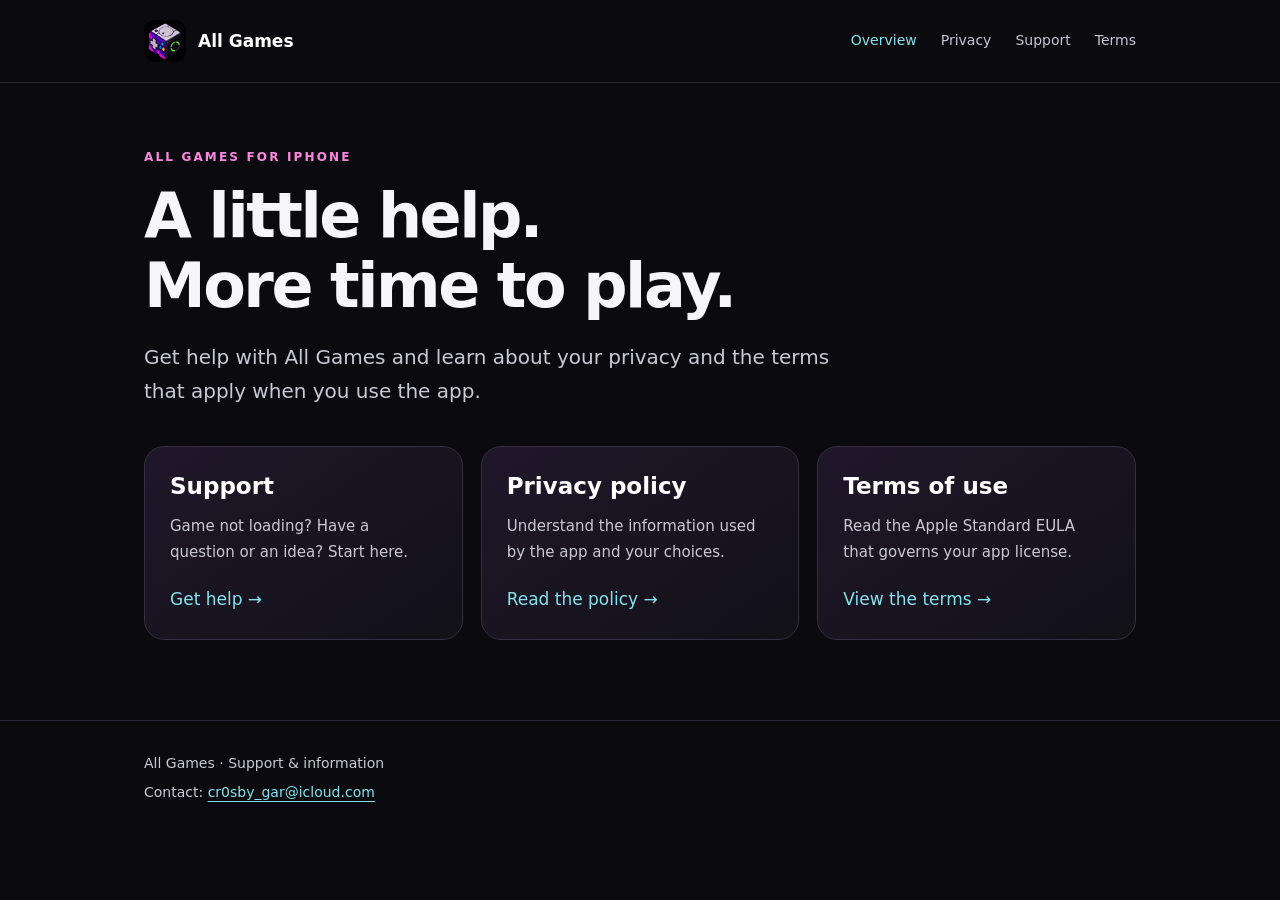
<file: index.html>
<!doctype html>
<html lang="en"><head><meta charset="utf-8"><meta name="viewport" content="width=device-width, initial-scale=1"><meta name="description" content="Support & information for All Games on iPhone."><title>Support & information · All Games</title><link rel="stylesheet" href="assets/style.css"><link rel="icon" href="assets/app-icon.png" type="image/png"></head><body><a class="skip" href="#main">Skip to content</a><header><div class="wrap"><a class="brand" href="index.html"><img src="assets/app-icon.png" alt="" width="42" height="42">All Games</a><nav aria-label="Main navigation"><a href="index.html" aria-current="page">Overview</a><a href="privacy.html">Privacy</a><a href="support.html">Support</a><a href="terms.html">Terms</a></nav></div></header><main id="main" class="wrap"><div class="eyebrow">All Games for iPhone</div><h1>A little help.<br>More time to play.</h1><p class="lead">Get help with All Games and learn about your privacy and the terms that apply when you use the app.</p><div class="cards"><a class="card" href="support.html"><h2>Support</h2><p>Game not loading? Have a question or an idea? Start here.</p><span>Get help →</span></a><a class="card" href="privacy.html"><h2>Privacy policy</h2><p>Understand the information used by the app and your choices.</p><span>Read the policy →</span></a><a class="card" href="terms.html"><h2>Terms of use</h2><p>Read the Apple Standard EULA that governs your app license.</p><span>View the terms →</span></a></div></main><footer><div class="wrap"><p>All Games · Support &amp; information</p><p>Contact: <a href="mailto:cr0sby_gar@icloud.com">cr0sby_gar@icloud.com</a></p></div></footer></body></html>
</file>
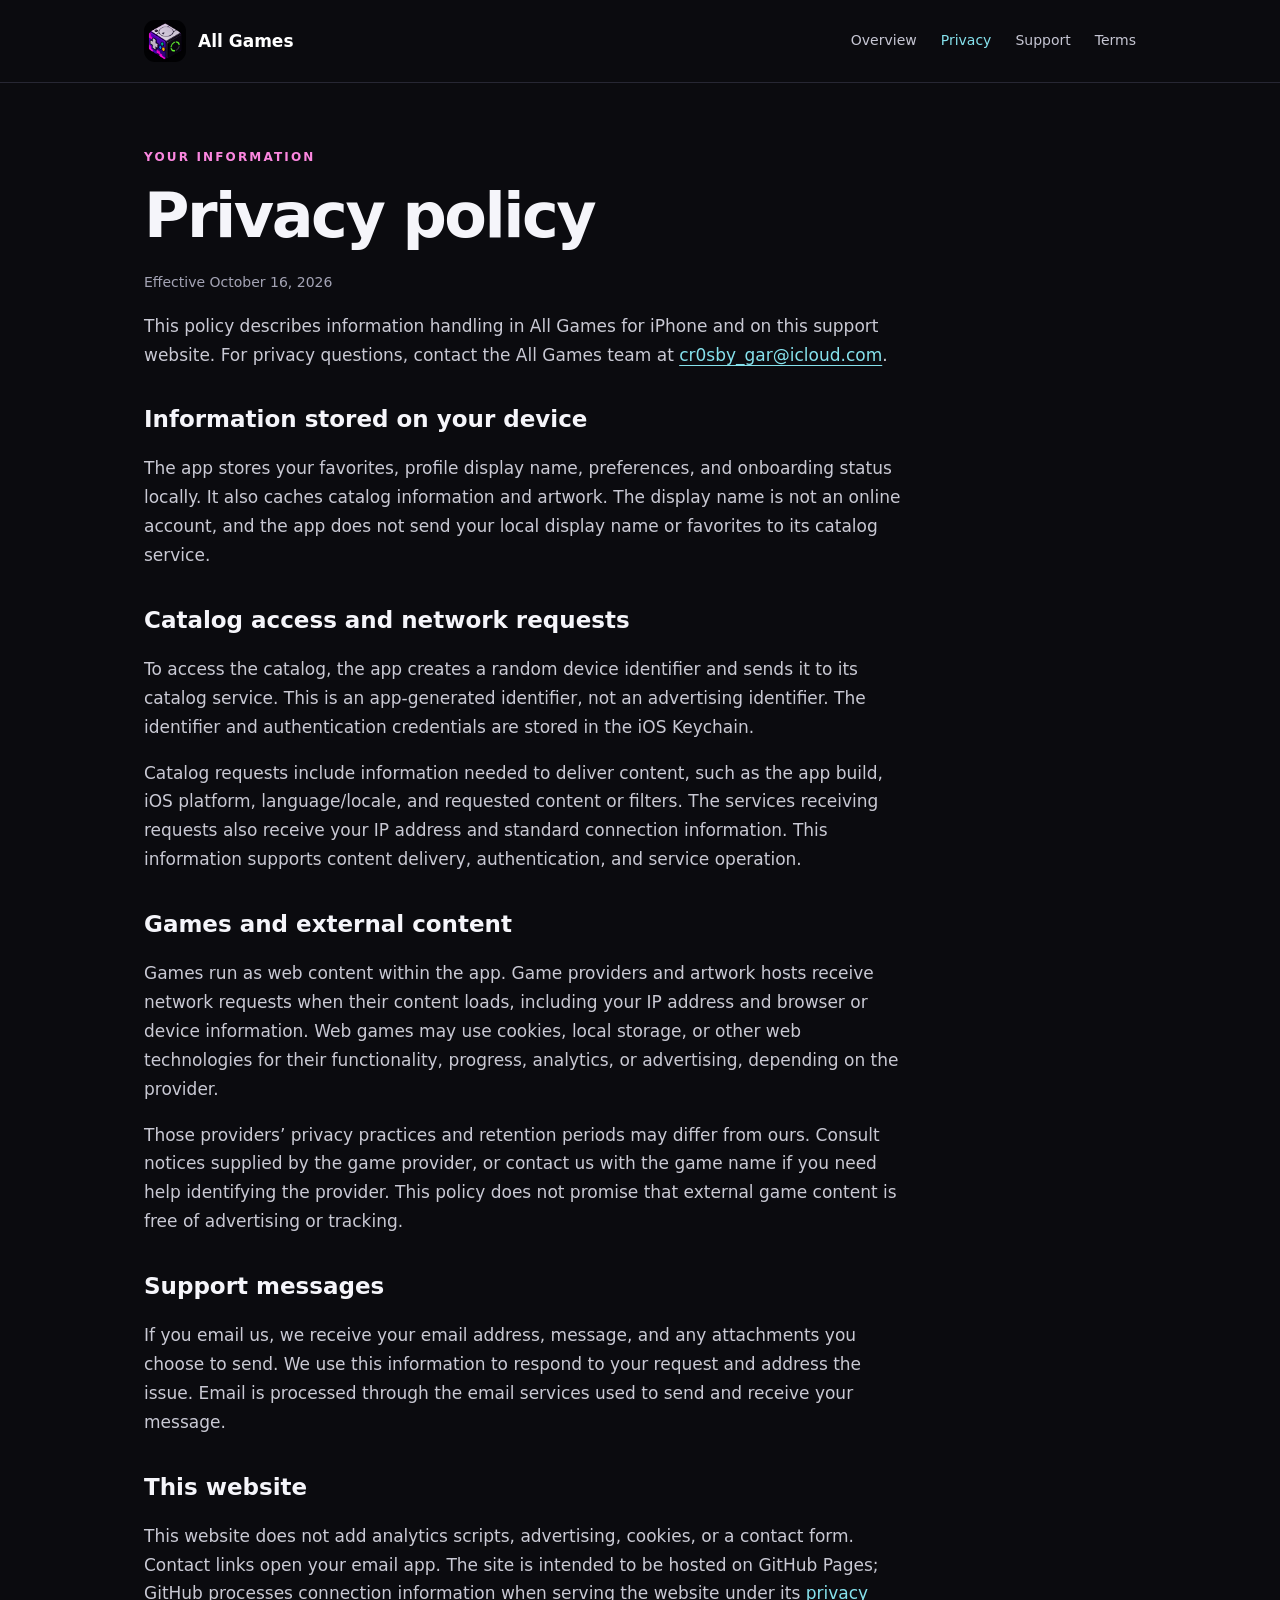
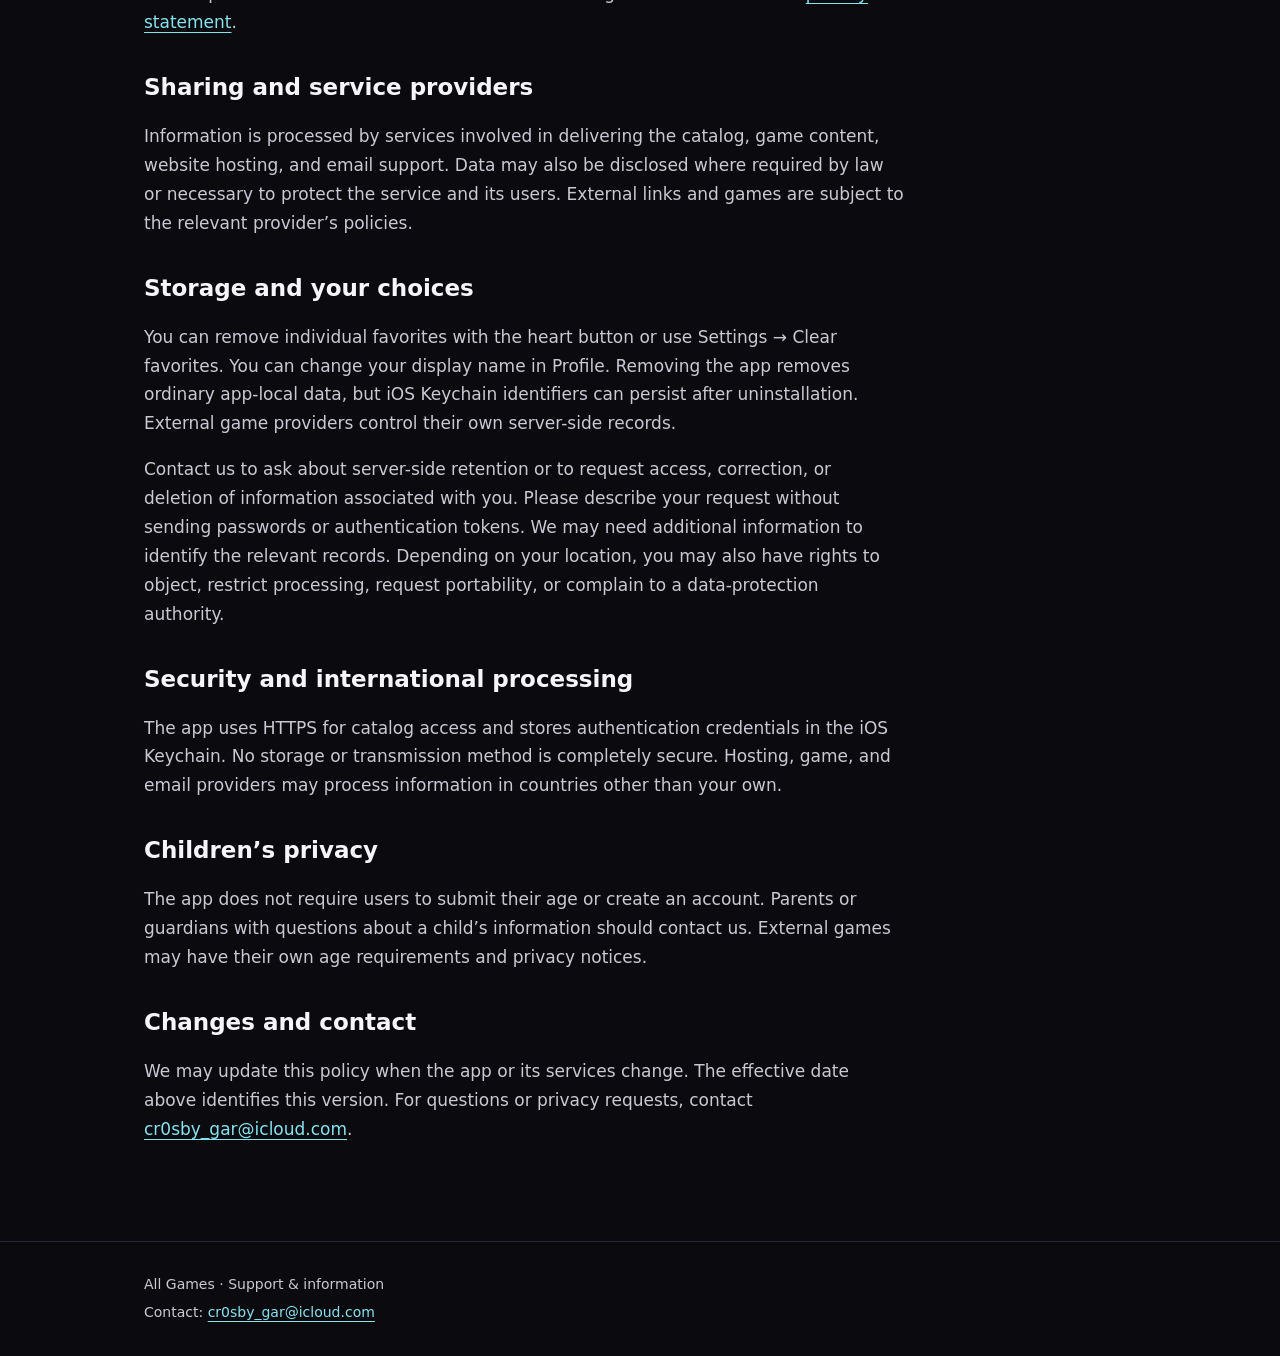
<file: privacy.html>
<!doctype html>
<html lang="en"><head><meta charset="utf-8"><meta name="viewport" content="width=device-width, initial-scale=1"><meta name="description" content="Privacy policy for All Games on iPhone."><title>Privacy policy · All Games</title><link rel="stylesheet" href="assets/style.css"><link rel="icon" href="assets/app-icon.png" type="image/png"></head><body><a class="skip" href="#main">Skip to content</a><header><div class="wrap"><a class="brand" href="index.html"><img src="assets/app-icon.png" alt="" width="42" height="42">All Games</a><nav aria-label="Main navigation"><a href="index.html">Overview</a><a href="privacy.html" aria-current="page">Privacy</a><a href="support.html">Support</a><a href="terms.html">Terms</a></nav></div></header><main id="main" class="wrap"><div class="content"><div class="eyebrow">Your information</div><h1>Privacy policy</h1><p class="meta">Effective October 16, 2026</p><p>This policy describes information handling in All Games for iPhone and on this support website. For privacy questions, contact the All Games team at <a href="mailto:cr0sby_gar@icloud.com">cr0sby_gar@icloud.com</a>.</p><h2>Information stored on your device</h2><p>The app stores your favorites, profile display name, preferences, and onboarding status locally. It also caches catalog information and artwork. The display name is not an online account, and the app does not send your local display name or favorites to its catalog service.</p><h2>Catalog access and network requests</h2><p>To access the catalog, the app creates a random device identifier and sends it to its catalog service. This is an app-generated identifier, not an advertising identifier. The identifier and authentication credentials are stored in the iOS Keychain.</p><p>Catalog requests include information needed to deliver content, such as the app build, iOS platform, language/locale, and requested content or filters. The services receiving requests also receive your IP address and standard connection information. This information supports content delivery, authentication, and service operation.</p><h2>Games and external content</h2><p>Games run as web content within the app. Game providers and artwork hosts receive network requests when their content loads, including your IP address and browser or device information. Web games may use cookies, local storage, or other web technologies for their functionality, progress, analytics, or advertising, depending on the provider.</p><p>Those providers’ privacy practices and retention periods may differ from ours. Consult notices supplied by the game provider, or contact us with the game name if you need help identifying the provider. This policy does not promise that external game content is free of advertising or tracking.</p><h2>Support messages</h2><p>If you email us, we receive your email address, message, and any attachments you choose to send. We use this information to respond to your request and address the issue. Email is processed through the email services used to send and receive your message.</p><h2>This website</h2><p>This website does not add analytics scripts, advertising, cookies, or a contact form. Contact links open your email app. The site is intended to be hosted on GitHub Pages; GitHub processes connection information when serving the website under its <a href="https://docs.github.com/en/site-policy/privacy-policies/github-general-privacy-statement">privacy statement</a>.</p><h2>Sharing and service providers</h2><p>Information is processed by services involved in delivering the catalog, game content, website hosting, and email support. Data may also be disclosed where required by law or necessary to protect the service and its users. External links and games are subject to the relevant provider’s policies.</p><h2>Storage and your choices</h2><p>You can remove individual favorites with the heart button or use Settings → Clear favorites. You can change your display name in Profile. Removing the app removes ordinary app-local data, but iOS Keychain identifiers can persist after uninstallation. External game providers control their own server-side records.</p><p>Contact us to ask about server-side retention or to request access, correction, or deletion of information associated with you. Please describe your request without sending passwords or authentication tokens. We may need additional information to identify the relevant records. Depending on your location, you may also have rights to object, restrict processing, request portability, or complain to a data-protection authority.</p><h2>Security and international processing</h2><p>The app uses HTTPS for catalog access and stores authentication credentials in the iOS Keychain. No storage or transmission method is completely secure. Hosting, game, and email providers may process information in countries other than your own.</p><h2>Children’s privacy</h2><p>The app does not require users to submit their age or create an account. Parents or guardians with questions about a child’s information should contact us. External games may have their own age requirements and privacy notices.</p><h2>Changes and contact</h2><p>We may update this policy when the app or its services change. The effective date above identifies this version. For questions or privacy requests, contact <a href="mailto:cr0sby_gar@icloud.com">cr0sby_gar@icloud.com</a>.</p></div></main><footer><div class="wrap"><p>All Games · Support &amp; information</p><p>Contact: <a href="mailto:cr0sby_gar@icloud.com">cr0sby_gar@icloud.com</a></p></div></footer></body></html>
</file>
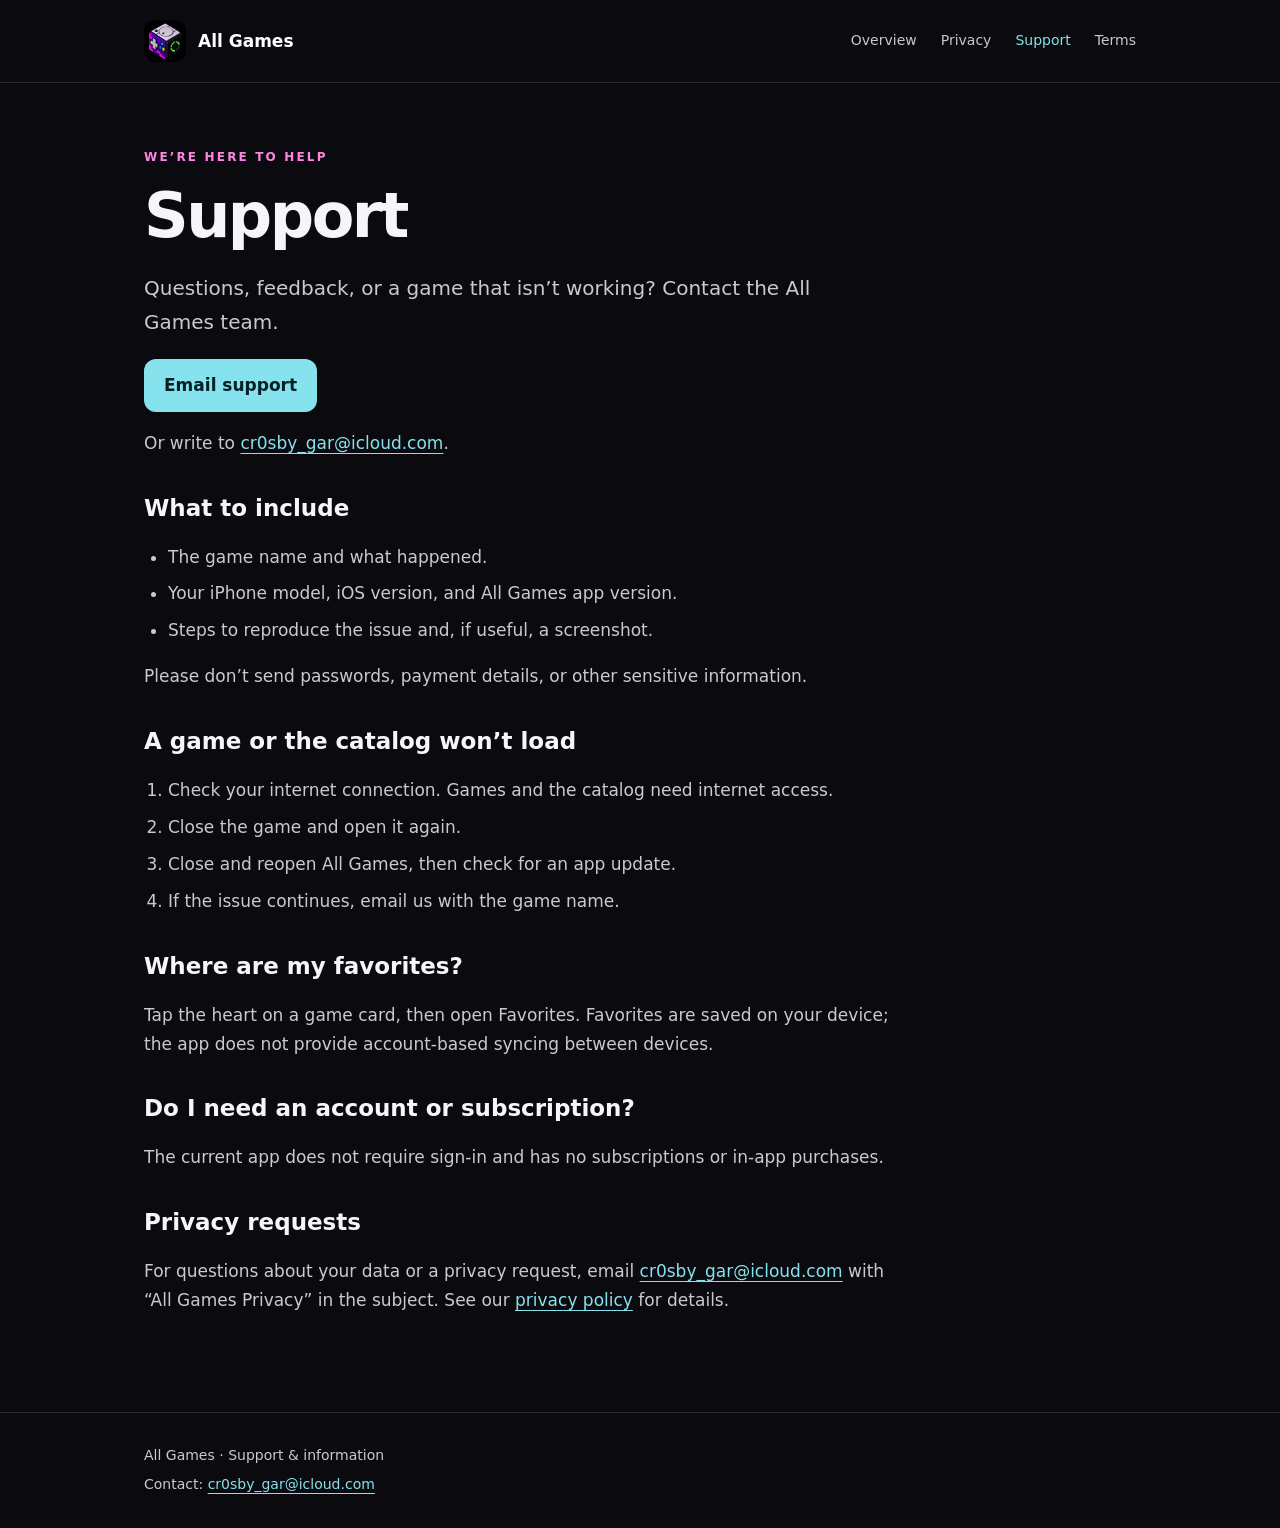
<file: support.html>
<!doctype html>
<html lang="en"><head><meta charset="utf-8"><meta name="viewport" content="width=device-width, initial-scale=1"><meta name="description" content="Support for All Games on iPhone."><title>Support · All Games</title><link rel="stylesheet" href="assets/style.css"><link rel="icon" href="assets/app-icon.png" type="image/png"></head><body><a class="skip" href="#main">Skip to content</a><header><div class="wrap"><a class="brand" href="index.html"><img src="assets/app-icon.png" alt="" width="42" height="42">All Games</a><nav aria-label="Main navigation"><a href="index.html">Overview</a><a href="privacy.html">Privacy</a><a href="support.html" aria-current="page">Support</a><a href="terms.html">Terms</a></nav></div></header><main id="main" class="wrap"><div class="content"><div class="eyebrow">We’re here to help</div><h1>Support</h1><p class="lead">Questions, feedback, or a game that isn’t working? Contact the All Games team.</p><p><a class="button" href="mailto:cr0sby_gar@icloud.com?subject=All%20Games%20Support">Email support</a></p><p>Or write to <a href="mailto:cr0sby_gar@icloud.com">cr0sby_gar@icloud.com</a>.</p><h2>What to include</h2><ul><li>The game name and what happened.</li><li>Your iPhone model, iOS version, and All Games app version.</li><li>Steps to reproduce the issue and, if useful, a screenshot.</li></ul><p>Please don’t send passwords, payment details, or other sensitive information.</p><h2>A game or the catalog won’t load</h2><ol><li>Check your internet connection. Games and the catalog need internet access.</li><li>Close the game and open it again.</li><li>Close and reopen All Games, then check for an app update.</li><li>If the issue continues, email us with the game name.</li></ol><h2>Where are my favorites?</h2><p>Tap the heart on a game card, then open Favorites. Favorites are saved on your device; the app does not provide account-based syncing between devices.</p><h2>Do I need an account or subscription?</h2><p>The current app does not require sign-in and has no subscriptions or in-app purchases.</p><h2>Privacy requests</h2><p>For questions about your data or a privacy request, email <a href="mailto:cr0sby_gar@icloud.com">cr0sby_gar@icloud.com</a> with “All Games Privacy” in the subject. See our <a href="privacy.html">privacy policy</a> for details.</p></div></main><footer><div class="wrap"><p>All Games · Support &amp; information</p><p>Contact: <a href="mailto:cr0sby_gar@icloud.com">cr0sby_gar@icloud.com</a></p></div></footer></body></html>
</file>
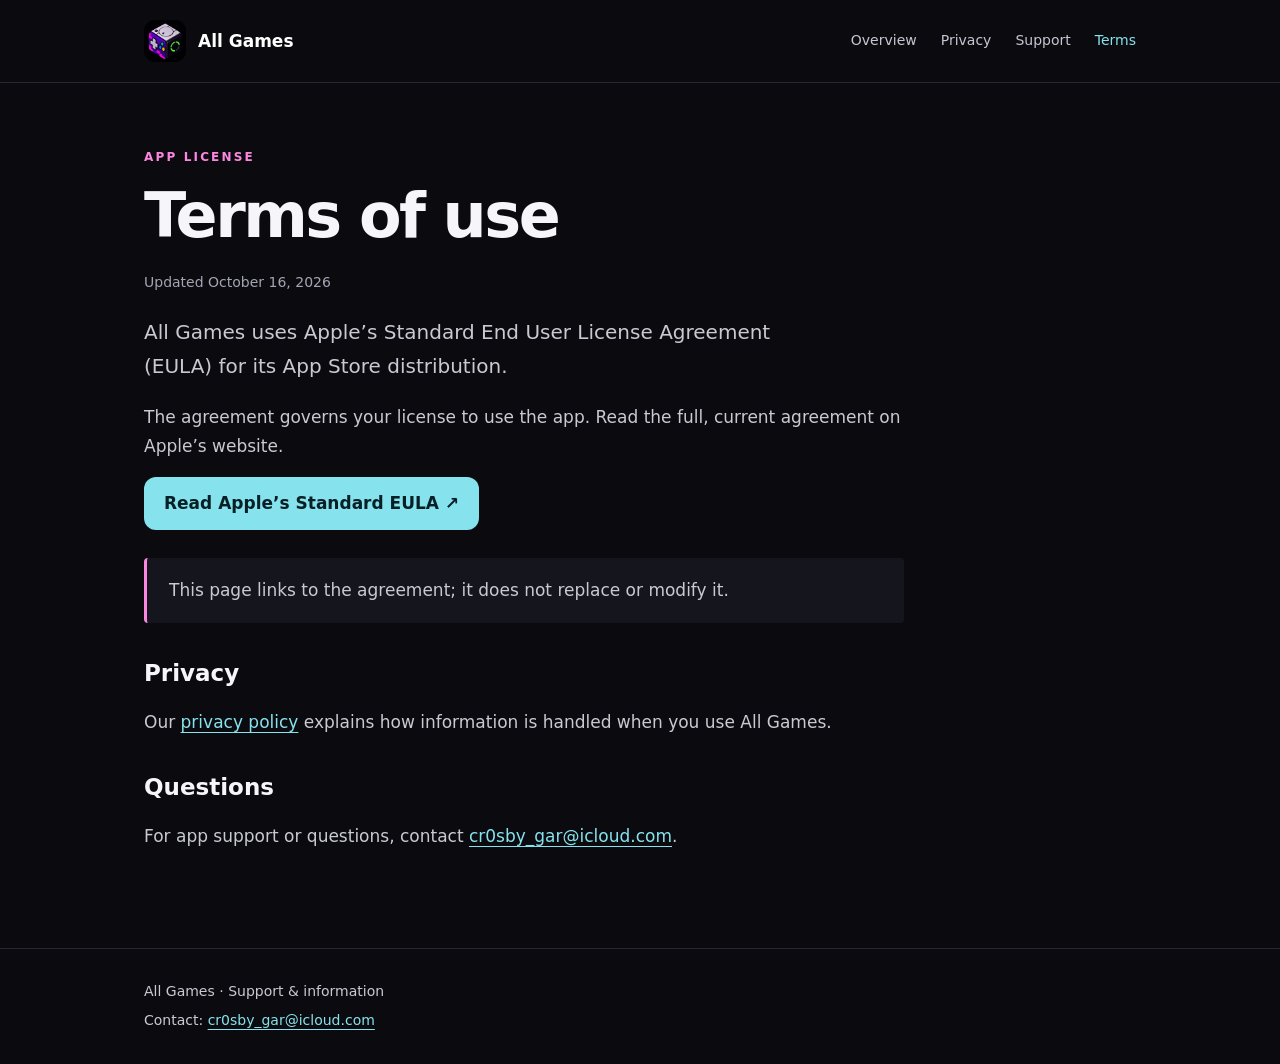
<file: terms.html>
<!doctype html>
<html lang="en"><head><meta charset="utf-8"><meta name="viewport" content="width=device-width, initial-scale=1"><meta name="description" content="Terms of use for All Games on iPhone."><title>Terms of use · All Games</title><link rel="stylesheet" href="assets/style.css"><link rel="icon" href="assets/app-icon.png" type="image/png"></head><body><a class="skip" href="#main">Skip to content</a><header><div class="wrap"><a class="brand" href="index.html"><img src="assets/app-icon.png" alt="" width="42" height="42">All Games</a><nav aria-label="Main navigation"><a href="index.html">Overview</a><a href="privacy.html">Privacy</a><a href="support.html">Support</a><a href="terms.html" aria-current="page">Terms</a></nav></div></header><main id="main" class="wrap"><div class="content"><div class="eyebrow">App license</div><h1>Terms of use</h1><p class="meta">Updated October 16, 2026</p><p class="lead">All Games uses Apple’s Standard End User License Agreement (EULA) for its App Store distribution.</p><p>The agreement governs your license to use the app. Read the full, current agreement on Apple’s website.</p><p><a class="button" href="https://www.apple.com/legal/internet-services/itunes/dev/stdeula/">Read Apple’s Standard EULA ↗</a></p><div class="note"><p>This page links to the agreement; it does not replace or modify it.</p></div><h2>Privacy</h2><p>Our <a href="privacy.html">privacy policy</a> explains how information is handled when you use All Games.</p><h2>Questions</h2><p>For app support or questions, contact <a href="mailto:cr0sby_gar@icloud.com">cr0sby_gar@icloud.com</a>.</p></div></main><footer><div class="wrap"><p>All Games · Support &amp; information</p><p>Contact: <a href="mailto:cr0sby_gar@icloud.com">cr0sby_gar@icloud.com</a></p></div></footer></body></html>
</file>
<file: assets/style.css>
*{box-sizing:border-box}html{color-scheme:dark}body{margin:0;background:#0b0b0f;color:#f5f5fa;font:17px/1.7 system-ui,-apple-system,BlinkMacSystemFont,"Segoe UI",sans-serif}a{color:#86e2ed;text-underline-offset:4px}a:hover{color:#ff9de9}a:focus-visible{outline:3px solid #86e2ed;outline-offset:5px;border-radius:3px}.wrap{max-width:1040px;margin:auto;padding:0 24px}header{border-bottom:1px solid #272733}header .wrap{display:flex;align-items:center;justify-content:space-between;gap:24px;padding-top:20px;padding-bottom:20px}.brand{display:flex;align-items:center;gap:12px;color:#fff;text-decoration:none;font-weight:750;white-space:nowrap}.brand img{width:42px;height:42px;border-radius:11px}nav{display:flex;flex-wrap:wrap;gap:12px 24px}nav a{font-size:14px;color:#c6c6d3;text-decoration:none}nav a[aria-current=page]{color:#86e2ed}main{padding-top:64px!important;padding-bottom:80px!important;min-height:70vh}.eyebrow{color:#fc87e0;font-size:12px;font-weight:750;letter-spacing:.18em;text-transform:uppercase}h1{font-size:clamp(36px,7vw,62px);line-height:1.12;letter-spacing:-.04em;margin:14px 0 20px}h2{font-size:23px;line-height:1.3;margin-top:36px}p,li{color:#c9c9d4}.lead{font-size:20px;max-width:690px}.meta{font-size:14px;color:#a4a4b5}.content{max-width:760px}.cards{display:grid;grid-template-columns:repeat(3,1fr);gap:18px;margin-top:38px}.card{padding:25px;border:1px solid #343044;border-radius:20px;background:linear-gradient(145deg,#20172a,#111117);text-decoration:none}.card h2{color:#fff;margin:0 0 12px;font-size:23px}.card p{font-size:15px;margin:0 0 20px}.card span{color:#86e2ed}.button{display:inline-block;border-radius:12px;background:#86e2ed;color:#072026;font-weight:700;padding:12px 20px;text-decoration:none;overflow-wrap:anywhere}.button:hover{background:#a4eff6;color:#072026}.note{padding:18px 22px;background:#15151d;border-left:3px solid #fc87e0;border-radius:4px;margin:28px 0}.note p{margin:0}footer{border-top:1px solid #272733;padding:26px 0;font-size:14px}footer p{margin:5px 0}ul,ol{padding-left:24px}li{margin:8px 0}.skip{position:absolute;left:-9999px}.skip:focus{left:20px;top:10px;background:#0b0b0f;padding:12px;z-index:2}@media(max-width:650px){header .wrap{align-items:flex-start;flex-direction:column;gap:14px}main{padding-top:38px!important}.cards{grid-template-columns:1fr}.wrap{padding-left:20px;padding-right:20px}nav{gap:16px}}
</file>
